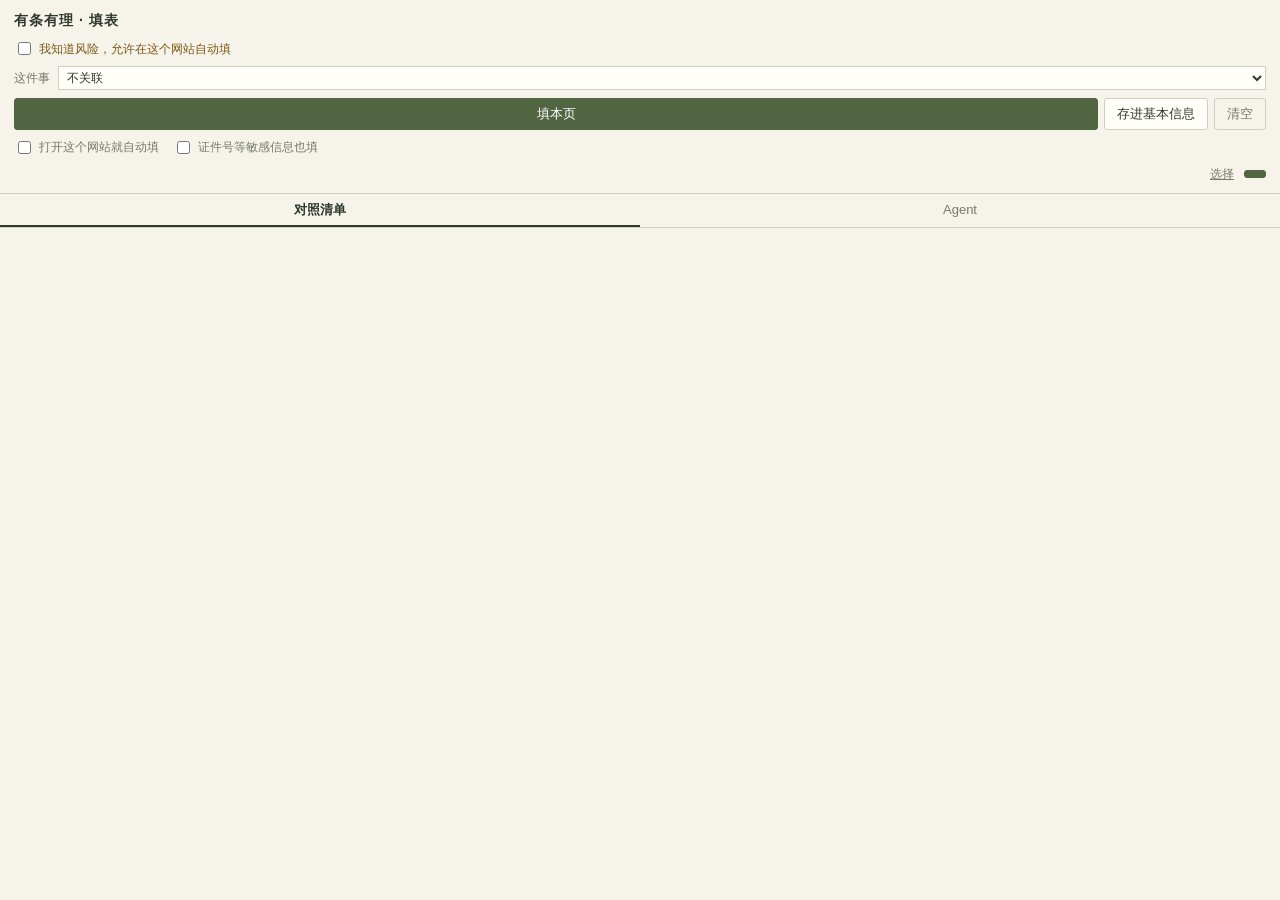
<file: extension/sidepanel.html>
<!doctype html>
<html lang="zh-CN">
<head>
<meta charset="utf-8" />
<title>有条有理 · 填表</title>
<link rel="stylesheet" href="sidepanel.css" />
</head>
<body>
<header>
  <strong>有条有理 · 填表</strong>
  <span id="host" class="muted"></span>
</header>

<p id="offline" class="note warn" hidden>连不上本地服务。在项目目录运行 <code>uv run youtiao</code> 后重新打开侧边栏。</p>
<p id="notweb" class="note muted" hidden>打开一个网页再用。</p>

<section id="main" hidden>
  <details id="policy" class="policy" hidden>
    <summary><span id="policy-name"></span> 条款禁止自动化</summary>
    <blockquote id="policy-clause"></blockquote>
    <p id="policy-consequence"></p>
  </details>
  <label id="ack-row" class="ack" hidden><input id="ack" type="checkbox" /> 我知道风险，允许在这个网站自动填</label>

  <label class="track">这件事 <select id="track"><option value="">不关联</option></select></label>

  <div class="bar">
    <button id="fill" class="primary" type="button">填本页</button>
    <button id="capture" type="button">存进基本信息</button>
    <button id="clear" class="quiet" type="button" title="清空这一页插件填过的格子（黄框）">清空</button>
  </div>
  <div class="opts">
    <label><input id="auto" type="checkbox" /> 打开这个网站就自动填</label>
    <label><input id="sensitive" type="checkbox" /> 证件号等敏感信息也填</label>
  </div>

  <div id="status" class="status" hidden></div>

  <div id="left" class="left" hidden>
    <span id="left-title"></span>
    <button id="left-toggle" class="link" type="button">选择</button>
    <button id="assist" class="primary small" type="button"></button>
  </div>
  <div id="left-box" class="card" hidden>
    <div class="card-head">
      <span></span>
      <button id="left-all" class="link" type="button">全选</button>
    </div>
    <ul id="left-list" class="rows"></ul>
  </div>

  <div id="save" class="card" hidden>
    <div class="card-head">
      <strong id="save-title"></strong>
      <button id="save-close" class="link" type="button">收起</button>
    </div>
    <ul id="save-list" class="rows"></ul>
    <button id="save-go" class="primary wide" type="button"></button>
  </div>
</section>

<nav id="tabs" class="tabs" hidden>
  <button type="button" data-tab="helper" class="on">对照清单</button>
  <button type="button" data-tab="assist-frame">Agent</button>
</nav>
<iframe id="helper" class="pane" title="填表对照" allow="clipboard-write" hidden></iframe>
<iframe id="assist-frame" class="pane" title="让 Agent 补填" hidden></iframe>

<script src="sidepanel.js"></script>
</body>
</html>
</file>
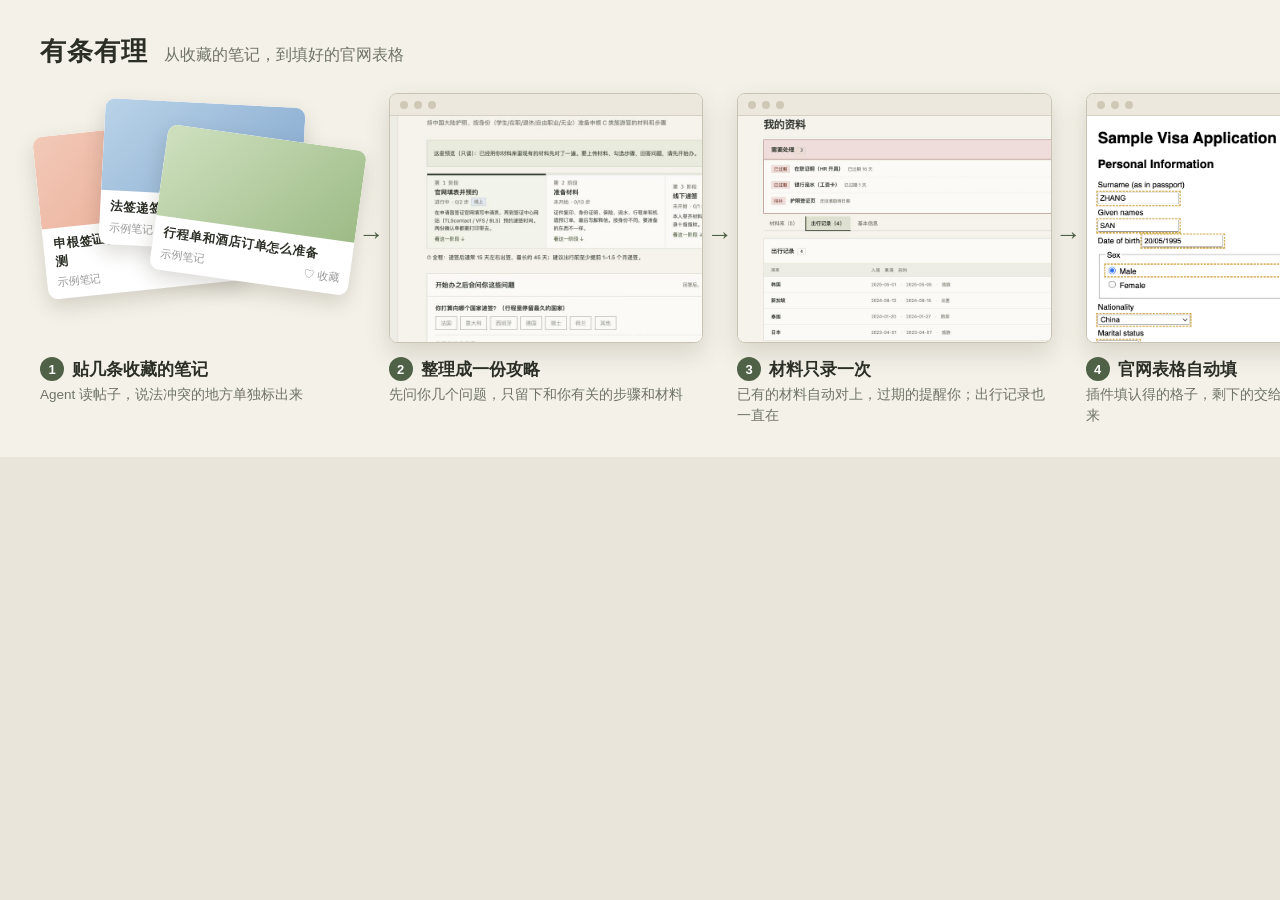
<file: docs/demo/overview.html>
<!doctype html>
<!-- README 的流程总览图：笔记 → 攻略 → 材料 → 官网。截图来自 docs/screenshots/（虚构资料），笔记卡片是虚构的。
     重拍：在仓库根目录 `uv run python -m http.server 8002`，打开 http://127.0.0.1:8002/docs/demo/overview.html，截 #board。 -->
<html lang="zh">
<head>
<meta charset="utf-8">
<title>有条有理 · 流程总览</title>
<style>
  :root { --paper: #f4f1e8; --ink: #2b2f26; --muted: #6f7466; --green: #4f6146; --line: #d8d3c4; }
  * { box-sizing: border-box; }
  body { margin: 0; background: #e9e5da; font-family: -apple-system, "PingFang SC", "Helvetica Neue", sans-serif; color: var(--ink); }
  #board { width: 1440px; margin: 0 auto; padding: 34px 40px 30px; background: var(--paper); }
  .top { display: flex; align-items: baseline; gap: 16px; margin-bottom: 24px; }
  .top b { font-size: 26px; letter-spacing: 1px; }
  .top span { font-size: 16px; color: var(--muted); }
  .flow { display: grid; grid-template-columns: 1fr 34px 1fr 34px 1fr 34px 1fr; align-items: start; }
  .arrow { align-self: center; margin-top: -50px; text-align: center; color: var(--green); font-size: 26px; font-weight: 700; }
  .step .num { display: inline-grid; place-items: center; width: 24px; height: 24px; border-radius: 50%; background: var(--green); color: #fff; font-size: 13px; font-weight: 700; margin-right: 8px; }
  .step h3 { font-size: 17px; margin: 14px 0 4px; display: flex; align-items: center; }
  .step p { font-size: 13.5px; line-height: 1.55; color: var(--muted); margin: 0; }
  .win { height: 250px; border: 1px solid #c9c3b3; border-radius: 8px; overflow: hidden; background: #fff; box-shadow: 0 10px 24px rgba(60, 55, 40, .16); }
  .bar { height: 22px; background: #ece8dd; border-bottom: 1px solid #d6d0c1; display: flex; gap: 6px; align-items: center; padding-left: 10px; }
  .bar i { width: 8px; height: 8px; border-radius: 50%; background: #cfc8b6; }
  .shot { height: 228px; background-repeat: no-repeat; }
  /* 虚构的笔记卡片 */
  .notes { position: relative; height: 250px; }
  .note { position: absolute; width: 200px; background: #fff; border-radius: 10px; box-shadow: 0 8px 20px rgba(60, 55, 40, .18); overflow: hidden; }
  .note .img { height: 92px; }
  .note .t { font-size: 12.5px; font-weight: 600; padding: 8px 10px 4px; line-height: 1.4; }
  .note .m { font-size: 11px; color: #9a9a9a; padding: 0 10px 9px; display: flex; justify-content: space-between; }
  .n1 { left: 0; top: 34px; transform: rotate(-6deg); } .n1 .img { background: linear-gradient(135deg, #f2c9b7, #e8a48e); }
  .n2 { left: 62px; top: 10px; transform: rotate(3deg); } .n2 .img { background: linear-gradient(135deg, #b9d3e8, #86a9cf); }
  .n3 { left: 118px; top: 44px; transform: rotate(8deg); } .n3 .img { background: linear-gradient(135deg, #cfe0bf, #9dbb86); }
</style>
</head>
<body>
<div id="board">
  <div class="top"><b>有条有理</b><span>从收藏的笔记，到填好的官网表格</span></div>
  <div class="flow">
    <div class="step">
      <div class="notes">
        <div class="note n1"><div class="img"></div><div class="t">申根签证材料清单｜在职党亲测</div><div class="m"><span>示例笔记</span><span>♡ 收藏</span></div></div>
        <div class="note n2"><div class="img"></div><div class="t">法签递签全流程，避坑看这篇</div><div class="m"><span>示例笔记</span><span>♡ 收藏</span></div></div>
        <div class="note n3"><div class="img"></div><div class="t">行程单和酒店订单怎么准备</div><div class="m"><span>示例笔记</span><span>♡ 收藏</span></div></div>
      </div>
      <h3><span class="num">1</span>贴几条收藏的笔记</h3>
      <p>Agent 读帖子，说法冲突的地方单独标出来</p>
    </div>
    <div class="arrow">→</div>
    <div class="step">
      <div class="win"><div class="bar"><i></i><i></i><i></i></div><div class="shot" style="background-image:url(../screenshots/guide.png); background-size: 200%; background-position: 24% 58%"></div></div>
      <h3><span class="num">2</span>整理成一份攻略</h3>
      <p>先问你几个问题，只留下和你有关的步骤和材料</p>
    </div>
    <div class="arrow">→</div>
    <div class="step">
      <div class="win"><div class="bar"><i></i><i></i><i></i></div><div class="shot" style="background-image:url(../screenshots/materials.png); background-size: 175%; background-position: 32% 48%"></div></div>
      <h3><span class="num">3</span>材料只录一次</h3>
      <p>已有的材料自动对上，过期的提醒你；出行记录也一直在</p>
    </div>
    <div class="arrow">→</div>
    <div class="step">
      <div class="win"><div class="bar"><i></i><i></i><i></i></div><div class="shot" style="background-image:url(../screenshots/fill.png); background-size: 140%; background-position: 0 0"></div></div>
      <h3><span class="num">4</span>官网表格自动填</h3>
      <p>插件填认得的格子，剩下的交给 Agent；提交由你来</p>
    </div>
  </div>
</div>
</body>
</html>
</file>
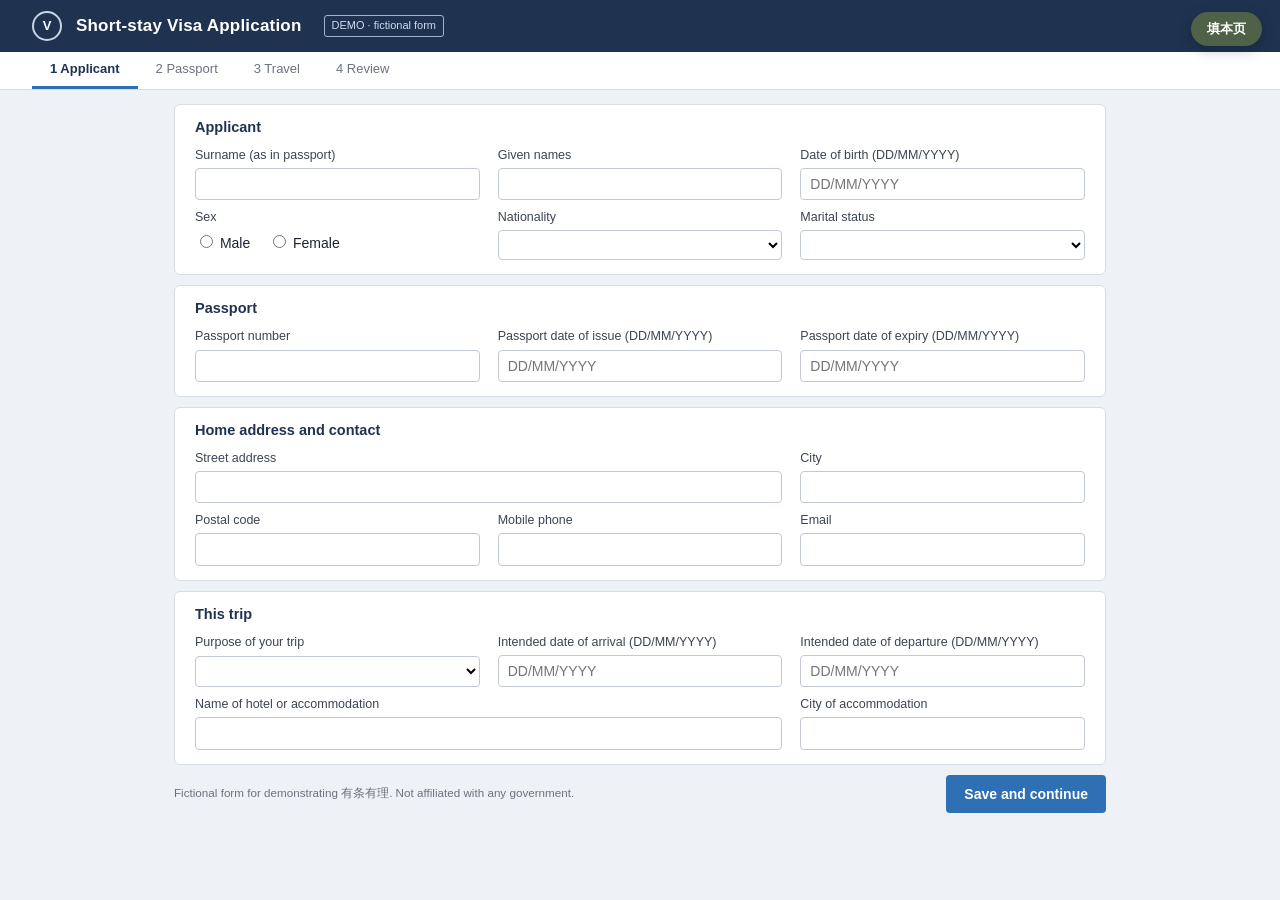
<file: docs/demo/visa-form.html>
<!doctype html>
<!-- README 动图用的虚构签证表（不对应任何真实网站）。用法见 docs/demo/README.md。
     填写用的是项目真实的填表引擎：页面加载时运行 src/form_engine/scan.js，点「填本页」时按 visa-form.plan.json 逐格运行 fill.js。 -->
<html lang="en">
<head>
<meta charset="utf-8">
<meta name="viewport" content="width=device-width, initial-scale=1">
<title>Short-stay Visa Application · Demo</title>
<style>
  :root { --navy: #1f3350; --ink: #1d2430; --muted: #6b7280; --line: #d9dde3; --bg: #eef1f5; --accent: #2f6fb3; }
  * { box-sizing: border-box; }
  body { margin: 0; font: 14px/1.45 -apple-system, "Segoe UI", Helvetica, Arial, sans-serif; color: var(--ink); background: var(--bg); }
  header { background: var(--navy); color: #fff; padding: 11px 32px; display: flex; align-items: center; gap: 14px; }
  header .seal { width: 30px; height: 30px; border-radius: 50%; border: 2px solid #c9d4e5; display: grid; place-items: center; font-size: 13px; font-weight: 700; }
  header h1 { font-size: 17px; margin: 0; font-weight: 600; letter-spacing: .2px; }
  header .demo { margin-left: 8px; font-size: 11px; padding: 2px 7px; border: 1px solid #9fb3cf; border-radius: 3px; color: #cfdbec; }
  .steps { display: flex; gap: 0; background: #fff; border-bottom: 1px solid var(--line); padding: 0 32px; }
  .steps span { padding: 8px 18px 7px; font-size: 13px; color: var(--muted); border-bottom: 3px solid transparent; }
  .steps span.on { color: var(--navy); font-weight: 600; border-color: var(--accent); }
  main { max-width: 980px; margin: 14px auto 16px; padding: 0 24px; }
  .card { background: #fff; border: 1px solid var(--line); border-radius: 6px; padding: 12px 20px 14px; margin-bottom: 10px; }
  .card h2 { font-size: 14.5px; margin: 0 0 8px; color: var(--navy); }
  .grid { display: grid; grid-template-columns: repeat(3, minmax(0, 1fr)); gap: 8px 18px; }
  .grid .wide { grid-column: span 2; }
  label.f { display: grid; gap: 4px; font-size: 12.5px; color: #3b4452; }
  input[type=text], input[type=email], input[type=tel], select { font: inherit; font-size: 14px; padding: 5px 9px; border: 1px solid #c3c9d2; border-radius: 4px; background: #fff; width: 100%; }
  fieldset { border: 0; padding: 0; margin: 0; }
  fieldset legend { font-size: 12.5px; color: #3b4452; padding: 0; margin-bottom: 6px; }
  fieldset label { margin-right: 14px; font-size: 14px; }
  .actions { display: flex; justify-content: space-between; align-items: center; }
  .actions small { color: var(--muted); }
  .btn { background: var(--accent); color: #fff; border: 0; border-radius: 4px; padding: 9px 18px; font: inherit; font-weight: 600; }
  #pa-demo { position: fixed; top: 12px; right: 18px; z-index: 10; background: #4f6146; color: #fff; border: 0; border-radius: 18px; padding: 8px 16px; font: 600 13px -apple-system, sans-serif; box-shadow: 0 4px 14px rgba(0,0,0,.25); cursor: pointer; }
  #pa-toast { position: fixed; top: 58px; right: 18px; z-index: 10; background: #fff; border: 1px solid #cfd8c6; border-left: 4px solid #4f6146; border-radius: 6px; padding: 9px 14px; font-size: 13px; box-shadow: 0 6px 18px rgba(0,0,0,.15); display: none; }
</style>
</head>
<body>
<header>
  <div class="seal">V</div>
  <h1>Short-stay Visa Application</h1>
  <span class="demo">DEMO · fictional form</span>
</header>
<nav class="steps"><span class="on">1 Applicant</span><span>2 Passport</span><span>3 Travel</span><span>4 Review</span></nav>

<main>
  <section class="card">
    <h2>Applicant</h2>
    <div class="grid">
      <label class="f">Surname (as in passport)<input type="text" name="surname"></label>
      <label class="f">Given names<input type="text" name="givenNames"></label>
      <label class="f">Date of birth (DD/MM/YYYY)<input type="text" name="dob" placeholder="DD/MM/YYYY"></label>
      <fieldset><legend>Sex</legend>
        <label><input type="radio" name="sex" value="M"> Male</label>
        <label><input type="radio" name="sex" value="F"> Female</label>
      </fieldset>
      <label class="f">Nationality
        <select name="nationality"><option value=""></option><option>China</option><option>Japan</option><option>United States</option></select></label>
      <label class="f">Marital status
        <select name="maritalStatus"><option value=""></option><option>Single</option><option>Married</option><option>Divorced</option></select></label>
    </div>
  </section>

  <section class="card">
    <h2>Passport</h2>
    <div class="grid">
      <label class="f">Passport number<input type="text" name="passportNumber"></label>
      <label class="f">Passport date of issue (DD/MM/YYYY)<input type="text" name="passportIssue" placeholder="DD/MM/YYYY"></label>
      <label class="f">Passport date of expiry (DD/MM/YYYY)<input type="text" name="passportExpiry" placeholder="DD/MM/YYYY"></label>
    </div>
  </section>

  <section class="card">
    <h2>Home address and contact</h2>
    <div class="grid">
      <label class="f wide">Street address<input type="text" name="street"></label>
      <label class="f">City<input type="text" name="city"></label>
      <label class="f">Postal code<input type="text" name="postcode"></label>
      <label class="f">Mobile phone<input type="tel" name="phone"></label>
      <label class="f">Email<input type="email" name="email"></label>
    </div>
  </section>

  <section class="card">
    <h2>This trip</h2>
    <div class="grid">
      <label class="f">Purpose of your trip
        <select name="purpose"><option value=""></option><option>Tourism</option><option>Business</option><option>Visiting family or friends</option><option>Study</option></select></label>
      <label class="f">Intended date of arrival (DD/MM/YYYY)<input type="text" name="arrival" placeholder="DD/MM/YYYY"></label>
      <label class="f">Intended date of departure (DD/MM/YYYY)<input type="text" name="departure" placeholder="DD/MM/YYYY"></label>
      <label class="f wide">Name of hotel or accommodation<input type="text" name="hotel"></label>
      <label class="f">City of accommodation<input type="text" name="hotelCity"></label>
    </div>
  </section>

  <div class="actions"><small>Fictional form for demonstrating 有条有理. Not affiliated with any government.</small><button class="btn" type="button">Save and continue</button></div>
</main>

<button id="pa-demo" type="button">填本页</button>
<div id="pa-toast"></div>

<script>
(async () => {
  "use strict";
  const get = (p) => fetch(p).then((r) => r.text());
  // 真实的填表引擎：先扫描（给每个格子编号），填的时候按计划逐格运行，方便录成动图
  const [scan, fill] = await Promise.all([get("/src/form_engine/scan.js"), get("/src/form_engine/fill.js")]);
  window.__paScanResult = (0, eval)(scan);
  let plan = [];
  try { plan = await fetch("visa-form.plan.json").then((r) => r.json()); } catch (e) { /* 还没生成计划：只能扫描 */ }
  const toast = document.getElementById("pa-toast");
  const sleep = (ms) => new Promise((r) => setTimeout(r, ms));
  // 录动图时用 window.paStep() 一格一格填；手动点按钮则连续填完
  let next = 0;
  window.paStep = () => {
    if (next >= plan.length) return false;
    (0, eval)(fill.replace("__PLAN__", JSON.stringify([plan[next++]])));
    return next < plan.length;
  };
  window.paDone = () => {
    const total = document.querySelectorAll("input[type=text],input[type=tel],input[type=email],select").length + 1;
    toast.textContent = "✓ 已填 " + plan.length + " 格 · 护照号留给你自己填";
    toast.style.display = "block";
    return total;
  };
  document.getElementById("pa-demo").addEventListener("click", async () => {
    while (window.paStep()) await sleep(90);
    window.paDone();
  });
})();
</script>
</body>
</html>
</file>
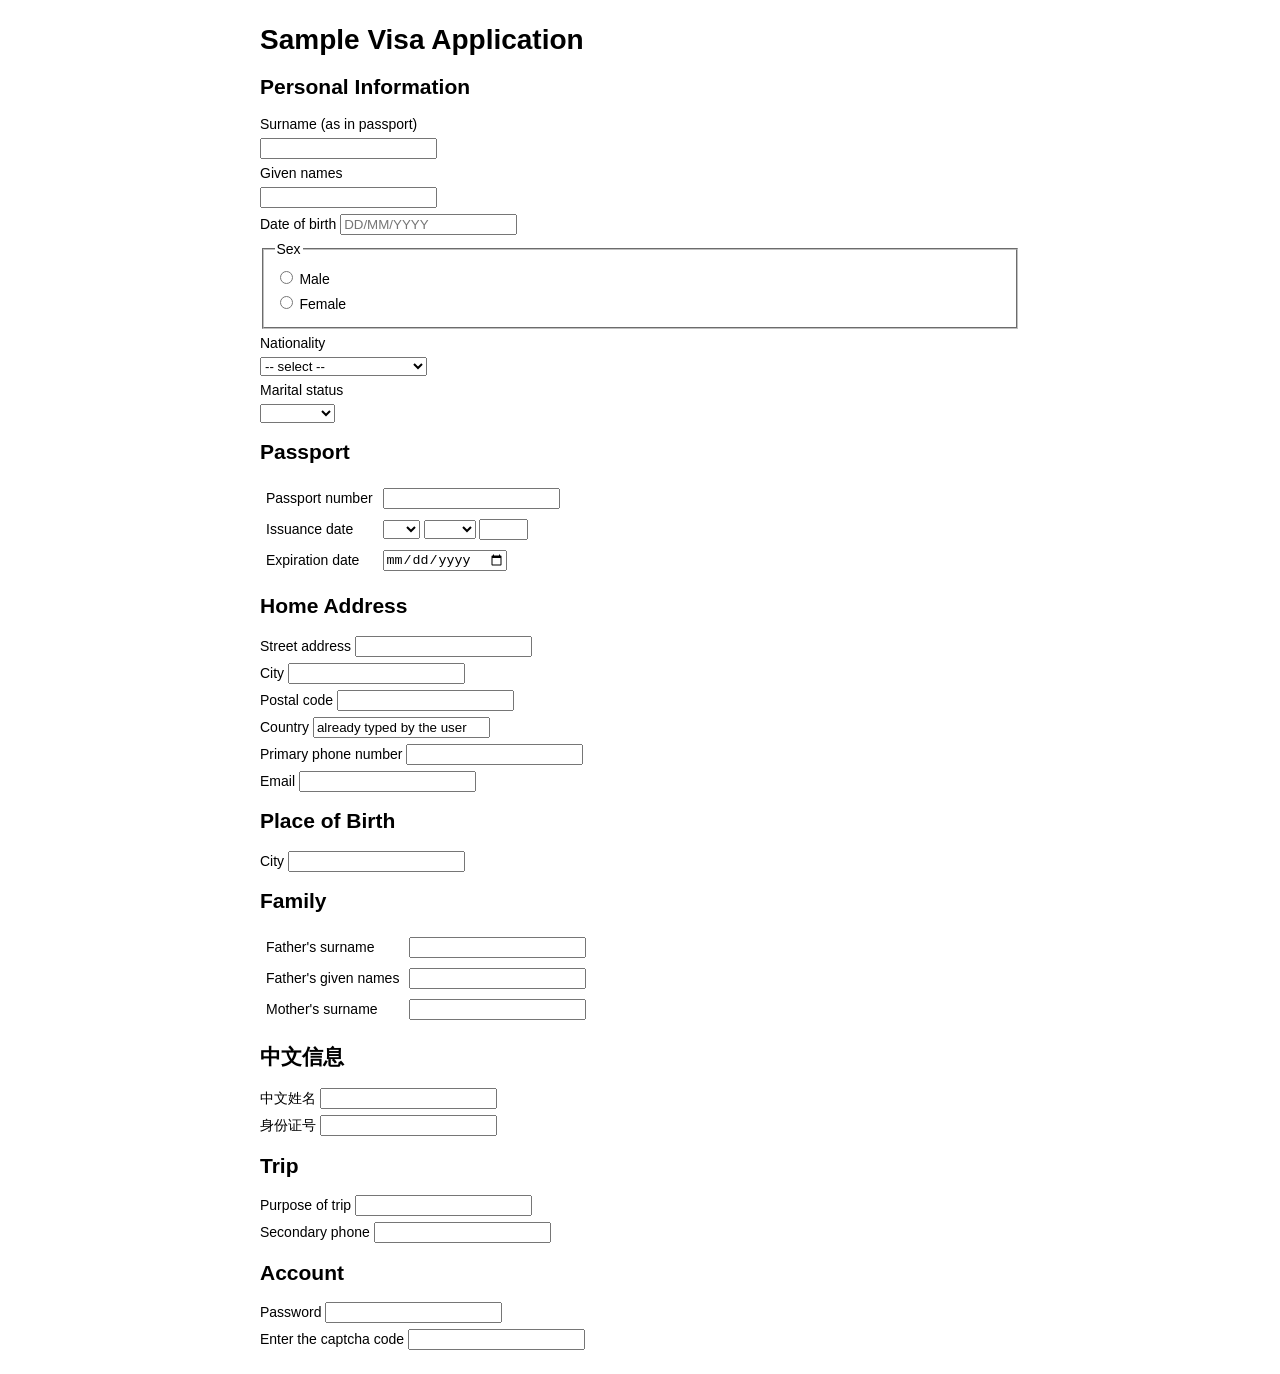
<file: tests/fixtures/forms/generic-form.html>
<!doctype html>
<!-- specs/005-fill-engine 验收用的虚构表单：几种常见官网写法混在一起。不对应任何真实网站。 -->
<html lang="en">
<head><meta charset="utf-8"><title>Sample Visa Application (fixture)</title>
<style>body{font:14px sans-serif;max-width:760px;margin:24px auto}label{display:block;margin:6px 0}td{padding:4px}</style>
</head>
<body>
<h1>Sample Visa Application</h1>

<h2>Personal Information</h2>
<label for="surname">Surname (as in passport)</label><input id="surname" name="surname">
<label for="given">Given names</label><input id="given" name="givenNames">
<label>Date of birth <input name="dob" placeholder="DD/MM/YYYY"></label>
<fieldset><legend>Sex</legend>
  <label><input type="radio" name="sex" value="M"> Male</label>
  <label><input type="radio" name="sex" value="F"> Female</label>
</fieldset>
<label for="nat">Nationality</label>
<select id="nat" name="nationality"><option value="">-- select --</option><option value="CN">China</option><option value="HK">China - Hong Kong SAR</option><option value="US">United States</option></select>
<label for="ms">Marital status</label>
<select id="ms" name="maritalStatus"><option value=""></option><option value="S">Single</option><option value="M">Married</option><option value="D">Divorced</option></select>

<h2>Passport</h2>
<table>
  <tr><td>Passport number</td><td><input name="ctl00$SiteContentPlaceHolder$FormView1$tbxPPT_NUM" id="ctl00_SiteContentPlaceHolder_FormView1_tbxPPT_NUM"></td></tr>
  <tr><td>Issuance date</td><td>
    <select id="ctl00_SiteContentPlaceHolder_FormView1_ddlPPT_ISSUED_DTEDay"><option value=""></option><option>01</option><option>02</option><option>03</option><option>04</option><option>05</option><option>06</option><option>07</option><option>08</option><option>09</option><option>10</option><option>11</option><option>12</option><option>13</option><option>14</option><option>15</option></select>
    <select id="ctl00_SiteContentPlaceHolder_FormView1_ddlPPT_ISSUED_DTEMonth"><option value=""></option><option value="1">JAN</option><option value="2">FEB</option><option value="3">MAR</option><option value="4">APR</option><option value="5">MAY</option><option value="6">JUN</option></select>
    <input id="ctl00_SiteContentPlaceHolder_FormView1_tbxPPT_ISSUEDYear" size="4">
  </td></tr>
  <tr><td>Expiration date</td><td><input type="date" id="pptExpiry" name="pptExpiry"></td></tr>
</table>

<h2>Home Address</h2>
<label>Street address <input name="homeStreet" autocomplete="address-line1"></label>
<label>City <input name="homeCity"></label>
<label>Postal code <input name="homeZip"></label>
<label>Country <input name="homeCountry" value="already typed by the user"></label>
<label>Primary phone number <input type="tel" name="phone"></label>
<label>Email <input type="email" name="email"></label>

<h2>Place of Birth</h2>
<label>City <input name="birthCity"></label>

<h2>Family</h2>
<table>
  <tr><td>Father's surname</td><td><input id="ctl00_SiteContentPlaceHolder_FormView1_tbxFATHER_SURNAME"></td></tr>
  <tr><td>Father's given names</td><td><input id="ctl00_SiteContentPlaceHolder_FormView1_tbxFATHER_GIVEN_NAME"></td></tr>
  <tr><td>Mother's surname</td><td><input id="ctl00_SiteContentPlaceHolder_FormView1_tbxMOTHER_SURNAME"></td></tr>
</table>

<h2>中文信息</h2>
<label>中文姓名 <input name="cnName"></label>
<label>身份证号 <input name="cnId"></label>

<h2>Trip</h2>
<label>Purpose of trip <input name="purpose"></label>
<label>Secondary phone <input name="phone2"></label>

<h2>Account</h2>
<label>Password <input type="password" name="pw"></label>
<label>Enter the captcha code <input name="captchaCode"></label>
<input type="hidden" name="token" value="x">
<label style="display:none">Hidden field <input name="ghost"></label>
</body>
</html>
</file>
<file: extension/sidepanel.css>
/* 颜色和主站（web/assets/guides.css）一致：米白纸张 + 黑色细线 */
:root { --paper: #f6f3eb; --card: #fffef9; --ink: #30382e; --muted: #76796d; --line: #cecec1; --green: #526543; --green-soft: #e3e8d8; --amber: #7a5a14; --amber-soft: #f2e8cf; --red: #7a2b23; --red-soft: #f3dcd8; }
* { box-sizing: border-box; }
html, body { height: 100%; }
body { margin: 0; display: flex; flex-direction: column; background: var(--paper); color: var(--ink); font: 13px/1.5 -apple-system, BlinkMacSystemFont, "PingFang SC", sans-serif; }
header { display: flex; align-items: baseline; gap: 8px; padding: 10px 14px 8px; flex-wrap: wrap; }
header strong { font-size: 14px; letter-spacing: 1px; }
.muted { color: var(--muted); }
.note { margin: 0; padding: 4px 14px 10px; }
code { font: 11px ui-monospace, Menlo, monospace; background: #e6e5db; padding: 1px 4px; }
.warn { color: var(--red); }
section { padding: 0 14px 10px; display: grid; gap: 8px; }

/* 条款：默认只一行，点开看原文 */
.policy { background: var(--amber-soft); border-left: 3px solid var(--amber); padding: 5px 10px; color: var(--amber); font-size: 12px; }
.policy summary { cursor: pointer; font-weight: 600; }
.policy blockquote { margin: 6px 0 4px; font-style: italic; }
.policy p { margin: 0; }
.ack { font-size: 12px; color: var(--amber); }

button { font: inherit; cursor: pointer; background: var(--card); color: var(--ink); border: 1px solid var(--line); padding: 5px 12px; border-radius: 3px; }
button:hover:not(:disabled) { border-color: var(--ink); }
button.primary { background: var(--green); color: #fff; border-color: var(--green); }
button.quiet { background: transparent; color: var(--muted); }
button.link { background: none; border: 0; padding: 0; color: var(--muted); font-size: 12px; text-decoration: underline; }
button.wide { width: 100%; margin-top: 8px; }
button:disabled, label.disabled { opacity: .45; cursor: default; }
.bar { display: flex; gap: 6px; }
.bar .primary { flex: 1; }
.opts { display: flex; flex-wrap: wrap; gap: 2px 14px; font-size: 12px; color: var(--muted); }
label { display: inline-flex; align-items: center; gap: 5px; cursor: pointer; }

.status { font-size: 12px; }
.status .ok { color: var(--green); font-weight: 600; }
.status .error { color: var(--red); }

/* 没填上的格子：默认只占一行（数量 + 交给 Agent），点"选择"才展开逐格勾选 */
.left { display: flex; align-items: center; gap: 10px; font-size: 12px; }
.left #left-title { flex: 1; color: var(--muted); }
button.small { padding: 3px 10px; font-size: 12px; }

/* 逐格勾选 / 要存的内容：每行一个勾选框 */
.card { background: var(--card); border: 1px solid var(--line); border-radius: 4px; padding: 8px 10px; }
.card-head { display: flex; align-items: baseline; justify-content: space-between; margin-bottom: 4px; }
.rows { list-style: none; margin: 0; padding: 0; max-height: 34vh; overflow: auto; }
.rows li { display: grid; grid-template-columns: auto 1fr; gap: 0 8px; align-items: start; padding: 5px 0; border-top: 1px solid #ecebe2; }
.rows li:first-child { border-top: 0; }
.rows input { margin: 3px 0 0; }
.rows .name { overflow-wrap: anywhere; }
.rows .name.findable { cursor: pointer; }
.rows .name.findable:hover { color: var(--green); text-decoration: underline; }
.rows .why { grid-column: 2; font-size: 11px; color: var(--muted); }
.tag { display: inline-block; font-size: 11px; padding: 0 5px; margin-right: 4px; border-radius: 2px; background: #ecebe2; color: var(--muted); }
.tag.missing { background: var(--amber-soft); color: var(--amber); }
.tag.format { background: var(--green-soft); color: var(--green); }
.change { grid-column: 2; font-size: 12px; overflow-wrap: anywhere; }
.change del { color: var(--muted); }
.change ins { text-decoration: none; font-weight: 600; }

/* 下面的对照清单 / Agent：两个标签页，占满剩下的高度 */
.tabs { display: flex; border-top: 1px solid var(--line); border-bottom: 1px solid var(--line); background: var(--paper); }
.tabs button { flex: 1; border: 0; border-radius: 0; background: transparent; color: var(--muted); padding: 6px 0; border-bottom: 2px solid transparent; }
.tabs button.on { color: var(--ink); border-bottom-color: var(--ink); font-weight: 600; }
.pane { flex: 1; width: 100%; min-height: 260px; border: 0; background: var(--paper); }

/* 这件事（spec 007）：行程信息从这里来，存回也存到这里 */
.track { display: flex; gap: 8px; font-size: 12px; color: var(--muted); }
.track select { flex: 1; min-width: 0; font: inherit; color: var(--ink); background: var(--card); border: 1px solid var(--line); padding: 3px 4px; }
</file>
